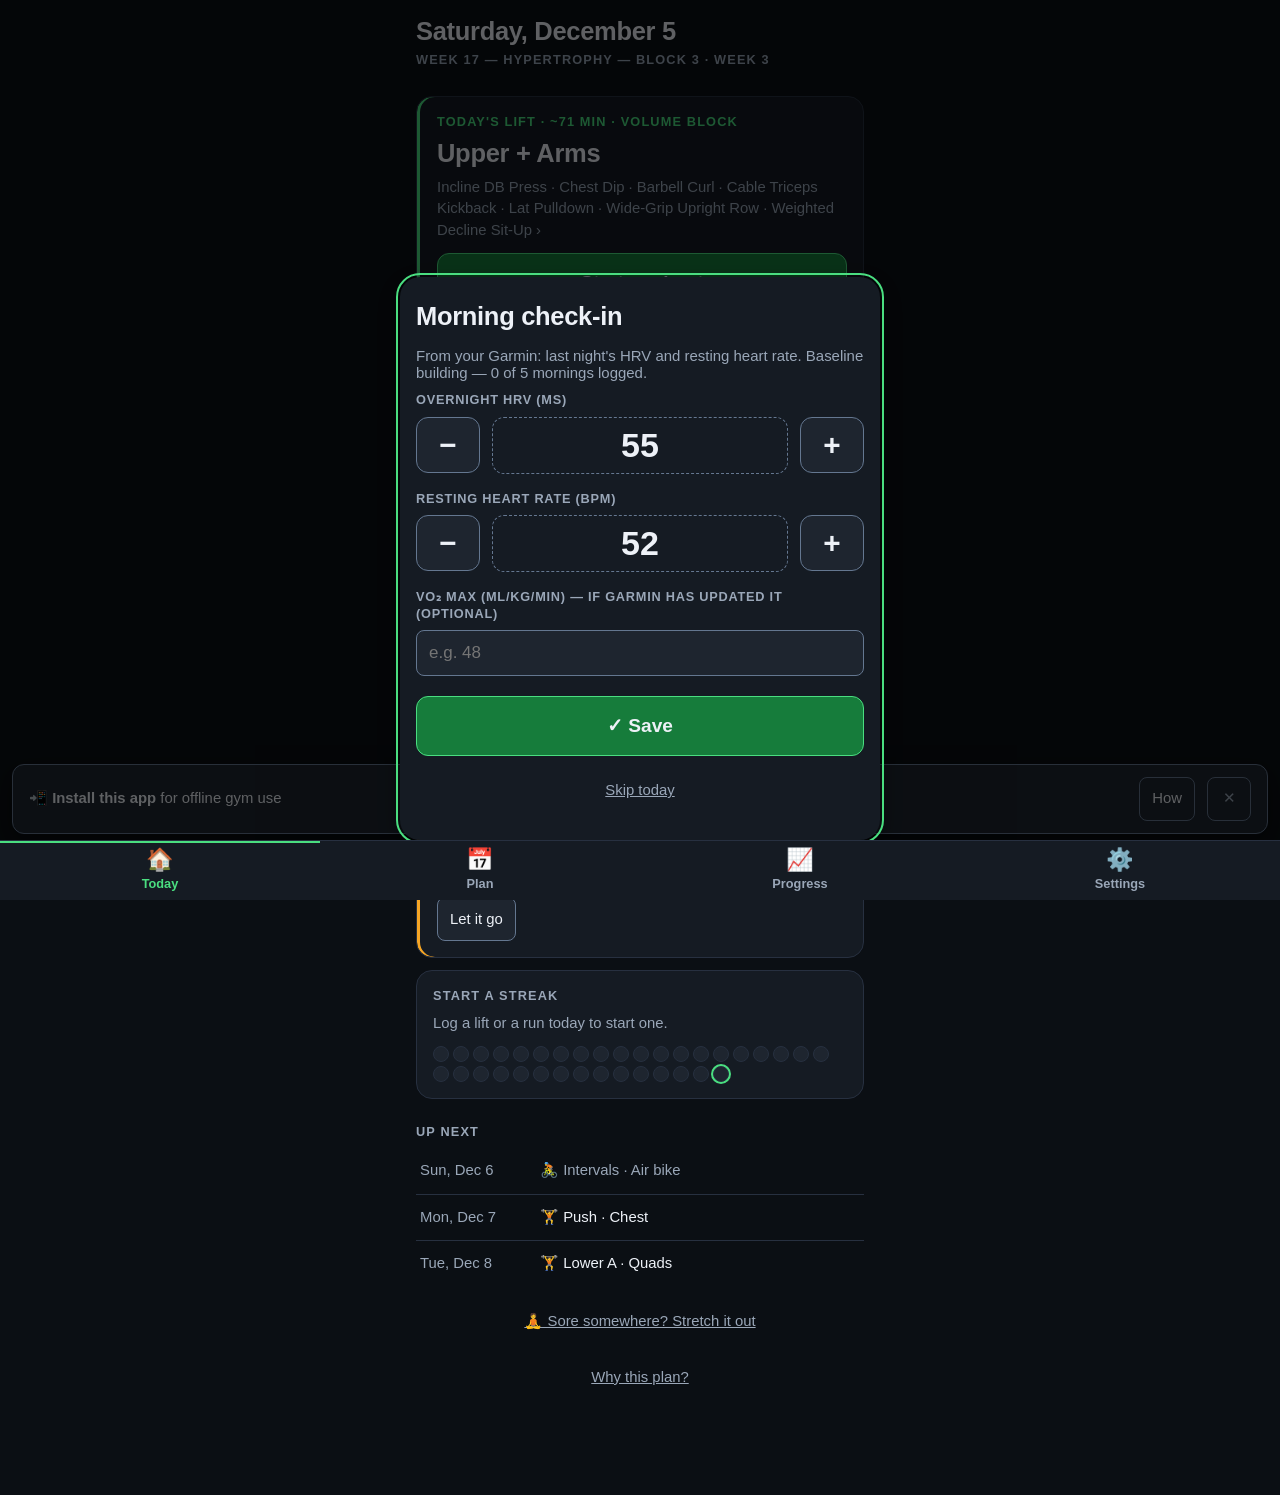
<file: index.html>
<!DOCTYPE html>
<html lang="en">
<head>
<meta charset="UTF-8">
<meta name="viewport" content="width=device-width, initial-scale=1, viewport-fit=cover">
<meta name="theme-color" content="#0d1117">
<meta name="apple-mobile-web-app-capable" content="yes">
<meta name="apple-mobile-web-app-status-bar-style" content="black-translucent">
<meta name="apple-mobile-web-app-title" content="RunStrong">
<title>RunStrong — Half-Marathon Strength</title>
<link rel="manifest" href="manifest.json">
<link rel="apple-touch-icon" href="icons/icon-192.png">
<link rel="icon" href="icons/icon-192.png">
<link rel="stylesheet" href="css/styles.css">
</head>
<body>
<div id="app"></div>
<div id="modal" class="modal" role="dialog" aria-modal="true" aria-label="Dialog" onclick="if(event.target===this)closeModal()"></div>
<div id="flash" class="flash" aria-hidden="true"><div>REST DONE — GO 💪</div></div>
<div id="live" class="sr-only" role="status" aria-live="polite"></div>
<script src="js/program.js"></script>
<script src="js/app.js"></script>
</body>
</html>
</file>
<file: css/styles.css>
/* RunStrong — dark, gym-friendly, thumb-first */
* { margin: 0; padding: 0; box-sizing: border-box; -webkit-tap-highlight-color: transparent; }
button, .slot, .setrow { touch-action: manipulation; }  /* stops double-tap zoom nudging the page mid-workout */
/* =====================================================================
   DESIGN SYSTEM (v72) — dark only, done properly
   =====================================================================
   Every value below is measured, not chosen by eye. Contrast was computed
   for all 18 text-on-surface pairs plus the fills: the worst normal-text
   ratio in the system is 5.40:1 (danger on surface-2) and the tightest fill
   is 4.65:1 (text on accent-fill), so everything clears WCAG AA with room.

   What this replaces: 33 distinct font sizes, 23 spacing values (17 of them
   off any grid), 9 hardcoded radii, and 31 border declarations written as
   raw hex. The old names are kept as ALIASES at the bottom of this block so
   the ~200 rules below keep rendering while screens are migrated one at a
   time — nothing has to change in the same commit as the tokens.
   ===================================================================== */
:root {
  /* ---- surfaces ---- */
  --bg: #0b0f14;            /* canvas */
  --surface: #151b23;       /* cards, sheets */
  --surface-2: #1e252f;     /* wells: inputs, steppers, unselected chips */

  /* ---- borders ----
     Two, because they have different jobs and only one of them is governed
     by WCAG 1.4.11. --border is a decorative hairline separating surfaces:
     low contrast is the calm look and is fine. --border-i marks an actual
     control boundary — an input, a stepper, an unselected chip — where the
     border IS the affordance, so it clears 3:1 on every surface it can sit
     on (3.37:1 at worst, on --surface-2). */
  --border: #273040;
  --border-i: #647790;

  /* ---- text ---- */
  --text: #edf1f7;          /* 15.27:1 on surface */
  --text-2: #9aa7b8;        /* 7.09:1 on surface — secondary, never decorative */

  /* ---- one accent, and the semantic states ----
     The old palette used five hues, three of them decoratively (gold = race,
     blue = run, orange = streak) so that four unrelated accents appeared on
     Home at once. Green is now the only accent. The rest are states and are
     spent sparingly; --info stays because lift-vs-run is real data, not
     decoration. */
  --accent: #4ade80;
  --accent-fill: #167c3b;   /* accent as a BACKGROUND for --text (4.65:1) */
  --accent-ink: #04140a;    /* text ON solid --accent (10.86:1) */
  --accent-wash: rgba(74,222,128,.10);
  --success: var(--accent);
  --warning: #f5a524;
  --warning-fill: #7a4a08;
  --danger: #f1707b;
  --danger-fill: #8a2733;
  --info: #7db2ff;

  /* ---- type: six steps, and nothing smaller than --t-micro ----
     Paired weights and line heights, because a size without them is half a
     token. --t-micro at 0.75rem is 12.75px at the default root — the floor,
     and the reason the tab bar is no longer 11px. */
  --t-hero: 2.75rem;   --lh-hero: 1;     --fw-hero: 800;
  --t-title: 1.5rem;   --lh-title: 1.2;  --fw-title: 700;
  --t-head: 1.125rem;  --lh-head: 1.35;  --fw-head: 700;
  --t-body: 1rem;      --lh-body: 1.5;   --fw-body: 400;
  --t-label: .875rem;  --lh-label: 1.45; --fw-label: 500;
  --t-micro: .75rem;   --lh-micro: 1.35; --fw-micro: 700;

  /* ---- spacing: 4px grid, no exceptions ---- */
  --s-1: 4px; --s-2: 8px; --s-3: 12px; --s-4: 16px;
  --s-5: 20px; --s-6: 24px; --s-8: 32px; --s-10: 40px;

  /* ---- radius ---- */
  --r-sm: 8px; --r-md: 12px; --r-lg: 16px; --r-full: 999px;

  /* ---- elevation ----
     Deliberately two steps and no more. Depth here comes from surface and
     border, not from shadow; --e-2 exists only for things that genuinely
     float over content (sheet, toast, update bar). */
  --e-1: 0 1px 2px rgba(0,0,0,.4);
  --e-2: 0 8px 24px rgba(0,0,0,.45);

  /* ---- the one hard rule ---- */
  --tap: 44px;

  /* The legacy aliases (--bg2, --dim, --acc, --radius and the rest) lived here
     through the rollout so a half-migrated stylesheet still rendered. Every
     screen has landed and nothing references them any more, so they are gone:
     an alias nobody uses is just a second name for a token, and two names is
     how the drift this release removed got started. */
}
/* 106.25% is 17px against a default 16px root — the same size the app has
   always rendered at, but expressed as a RATIO. The old `font-size: 17px`
   overrode the browser's default font size, which is precisely the value
   Dynamic Type and the browser's own text-size setting change: every rem in
   the app was anchored to a number the user could not move. */
html { font-size: 106.25%; }
/* Native controls — selects, date pickers, the iOS keyboard, scrollbars —
   were rendering in light chrome against a dark app because nothing ever
   told the UA which scheme this is. */
:root { color-scheme: dark; }
body {
  background: var(--bg); color: var(--text);
  font-family: -apple-system, BlinkMacSystemFont, 'Segoe UI', Roboto, sans-serif;
  min-height: 100vh; overscroll-behavior: none;
  padding-bottom: calc(76px + env(safe-area-inset-bottom));
  user-select: none; -webkit-user-select: none;
}
input, textarea { user-select: text; -webkit-user-select: text; }
main { padding: var(--s-4); max-width: 480px; margin: 0 auto; }
button { font: inherit; color: inherit; background: none; border: none; cursor: pointer; }

/* top */
.top { padding: calc(var(--s-4) + env(safe-area-inset-top)) var(--s-4) var(--s-3); max-width: 480px; margin: 0 auto; }
.top.slim { display: flex; align-items: center; gap: var(--s-3); padding-bottom: var(--s-2); }
/* ---- screen header (v72) ----
   The phase string was the loudest thing on Home: 700-weight accent green,
   wrapping to two lines, directly above the content it labels. It is the
   least actionable text on the screen, so it is now the quiet line and the
   date leads — which is what you are orienting by when you open the app. */
.top-date { font-size: var(--t-title); line-height: var(--lh-title); font-weight: var(--fw-title); color: var(--text); letter-spacing: -.012em; }
.phase { font-size: var(--t-micro); line-height: var(--lh-micro); font-weight: var(--fw-micro); color: var(--text-2); text-transform: uppercase; letter-spacing: .09em; margin-top: var(--s-1); }
.top.slim .phase { font-size: var(--t-head); line-height: var(--lh-head); text-transform: none; letter-spacing: -.01em; color: var(--text); margin-top: 0; }
/* mid-workout this is the ONLY way out of a session — it gets a real target */
.backbtn { font-size: 1.75rem; padding: var(--s-1) var(--s-3) var(--s-2); color: var(--text-2); min-width: 48px; min-height: var(--tap); text-align: left; }

.races { display: flex; gap: var(--s-2); margin-top: var(--s-3); }
.race { flex: 1; background: var(--surface); border-radius: var(--r-md); padding: var(--s-3); border: 1px solid var(--border); }
.race.arace { border-color: var(--border); }
.race-name { font-weight: var(--fw-head); font-size: var(--t-label); }
.race-tag { font-size: var(--t-micro); line-height: var(--lh-micro); color: var(--text-2); }
.race-count { font-size: var(--t-head); line-height: var(--lh-head); font-weight: var(--fw-head); color: var(--text); margin-top: var(--s-1); font-variant-numeric: tabular-nums; }
.race.arace .race-count { color: var(--text); }

/* ---- cards (v72) ----
   Three weights, and the distinction is structural rather than chromatic. It
   used to be carried entirely by border hue — gold for a race, blue for a run,
   orange for a streak — which is how four unrelated accents ended up on Home
   at once and why nothing on that screen read as more important than anything
   else. Now: .card is quiet, .card--lead is the one thing that matters on the
   screen, and a state colour appears only when there is a state. */
.card { background: var(--surface); border-radius: var(--r-lg); padding: var(--s-4); margin-bottom: var(--s-3); border: 1px solid var(--border); }
/* The dominant card. One per screen — the accent bar down the leading edge is
   the whole signal, so a second one halves its value. */
.card--lead { background: var(--surface); border-color: var(--border); box-shadow: inset 3px 0 0 var(--accent); padding-left: calc(var(--s-4) + var(--s-1)); }
.card--quiet { background: transparent; border-color: transparent; padding: var(--s-2) 0; margin-bottom: var(--s-2); }
.card.action { border-color: var(--border); }
.card.run { border-color: var(--border); }
.card.gold { border-color: var(--border); }
.card-kicker { font-size: var(--t-micro); line-height: var(--lh-micro); text-transform: uppercase; letter-spacing: .09em; color: var(--text-2); font-weight: var(--fw-micro); margin-bottom: var(--s-2); }
.card--lead .card-kicker { color: var(--accent); }
.card.run .card-kicker { color: var(--text-2); }
.card.gold .card-kicker { color: var(--text-2); }
.card-title { font-size: var(--t-title); line-height: var(--lh-title); font-weight: var(--fw-title); letter-spacing: -.012em; }
.card-sub { color: var(--text-2); margin-top: var(--s-2); font-size: var(--t-label); line-height: var(--lh-label); }
.dim { color: var(--text-2); }
.pr { padding: 4px 0; font-weight: 600; }

/* buttons */
/* ---- buttons (v72) ----
   Three sizes on the grid, one fill per intent, and every one clears --tap
   without needing the padding to do it by accident. */
.btn { display: block; width: 100%; min-height: var(--tap); background: var(--surface-2); border: 1px solid var(--border-i); border-radius: var(--r-md); padding: var(--s-3) var(--s-4); font-weight: var(--fw-title); font-size: var(--t-body); line-height: var(--lh-body); margin-top: var(--s-3); text-align: center; }
.btn.primary { background: var(--accent-fill); border-color: var(--accent); color: var(--text); }
.btn.warn { background: var(--warning-fill); border-color: var(--warning); }
.btn.danger { background: var(--danger-fill); border-color: var(--danger); }
.btn.big { min-height: 52px; padding: var(--s-4); font-size: var(--t-head); line-height: var(--lh-head); }
.btn.small { min-height: var(--tap); padding: var(--s-2) var(--s-3); font-size: var(--t-label); }
.btn:disabled { opacity: .4; }
.btn:active:not(:disabled) { filter: brightness(1.18); }
/* Touch targets: 44px minimum everywhere, because half of these get tapped
   mid-workout with sweaty hands and the phone on the floor. linkbtn and mini
   look secondary but are still real buttons — they get the height too. */
.linkbtn { display: block; margin: var(--s-3) auto var(--s-1); color: var(--text-2); text-decoration: underline; font-size: var(--t-label); padding: var(--s-3) var(--s-4); min-height: var(--tap); }
.mini { display: inline-flex; align-items: center; justify-content: center; background: var(--surface-2); border: 1px solid var(--border-i); border-radius: var(--r-sm); padding: var(--s-2) var(--s-3); font-size: var(--t-label); font-weight: var(--fw-label); min-height: var(--tap); min-width: var(--tap); }
.mini.swap { color: var(--accent); margin-top: var(--s-2); }

/* small print — used throughout for secondary lines under a control. It was
   .82rem (13.94px), a step that exists nowhere in the scale and sat below the
   12.75px floor once rounded on some devices. */
.small { font-size: var(--t-label); line-height: var(--lh-label); }

/* up next */
.section-label { font-size: var(--t-micro); line-height: var(--lh-micro); text-transform: uppercase; letter-spacing: .09em; color: var(--text-2); font-weight: var(--fw-micro); margin: var(--s-6) 0 var(--s-2); }
.upnext-row { display: flex; gap: var(--s-3); padding: var(--s-3) var(--s-1); border-bottom: 1px solid var(--border); font-size: var(--t-label); line-height: var(--lh-label); }
.upnext-row:last-child { border-bottom: none; }
.upnext-date { color: var(--text-2); min-width: 108px; }
.upnext-title.run, .upnext-title.cardio { color: var(--text-2); }

/* segmented control (Progress tab: Log | Insights) */
.seg { display: flex; gap: var(--s-1); background: var(--surface); border: 1px solid var(--border); border-radius: var(--r-md); padding: var(--s-1); margin-bottom: var(--s-1); }
.seg-btn { flex: 1; min-height: var(--tap); border-radius: var(--r-sm); font-size: var(--t-label); font-weight: var(--fw-head); color: var(--text-2); }
.seg-btn.sel { background: var(--surface-2); color: var(--accent); box-shadow: inset 0 0 0 1px var(--accent-fill); }

/* keyboard focus — invisible to touch users, essential for anyone on a keyboard */
:focus-visible { outline: 2px solid var(--accent); outline-offset: 2px; }
/* off-screen live region: announces rest-done etc. without showing anything */
.sr-only { position: absolute; width: 1px; height: 1px; padding: 0; margin: -1px; overflow: hidden; clip: rect(0 0 0 0); white-space: nowrap; border: 0; }

/* tab bar */
/* ---- tab bar (v72) ----
   The backdrop-filter blur is gone: it is the glassmorphism the brief rules
   out, it cost a compositor layer on every scroll, and a solid surface is
   simply easier to read. Labels were 11.22px — the smallest type in the app
   on its most-tapped control — and are now --t-micro (12.75px). */
.tabbar { position: fixed; bottom: 0; left: 0; right: 0; display: flex; background: var(--surface); border-top: 1px solid var(--border); padding-bottom: env(safe-area-inset-bottom); z-index: 20; }
.tabbar button { flex: 1; min-height: 56px; padding: var(--s-2) 0; font-size: var(--t-micro); line-height: var(--lh-micro); font-weight: var(--fw-micro); color: var(--text-2); display: flex; flex-direction: column; gap: var(--s-1); align-items: center; justify-content: center; }
.tabbar button span { font-size: 1.3rem; line-height: 1; }
/* active tab was colour-only; the inset rule carries it without relying on hue */
.tabbar button.active { color: var(--accent); box-shadow: inset 0 2px 0 var(--accent); }

/* session */
.prog-wrap { flex: 1; }
.prog { height: 6px; background: var(--surface-2); border-radius: var(--r-full); overflow: hidden; }
.prog-fill { height: 100%; background: var(--accent); transition: width .3s; }
.prog-txt { font-size: var(--t-micro); line-height: var(--lh-micro); color: var(--text-2); margin-top: var(--s-1); font-variant-numeric: tabular-nums; }
.ex-head h1 { font-size: var(--t-title); line-height: var(--lh-title); font-weight: var(--fw-title); margin: var(--s-1) 0; letter-spacing: -.012em; }
.perside { font-size: var(--t-label); color: var(--text-2); font-weight: var(--fw-label); }
.ex-count { font-size: var(--t-micro); line-height: var(--lh-micro); text-transform: uppercase; letter-spacing: .09em; color: var(--text-2); font-weight: var(--fw-micro); }
.ex-rx { font-size: var(--t-label); font-weight: var(--fw-label); color: var(--text-2); }   /* sets + rest only — the hero owns load, reps and RPE */
/* ---- the working set (v72) ----
   One number, readable from the floor. It was --gold, which since v72 is the
   WARNING colour — the same hue as .ex-warn two lines below it, so the most
   important number on the screen and the thing telling you to back off were
   saying it in the same voice. Plain --text at --t-hero is both the highest
   contrast available (15.27:1) and semantically silent, which is what a
   number should be. Direction is carried by the chip, where it belongs. */
.ex-hero { display: flex; align-items: baseline; gap: var(--s-3); margin-top: var(--s-3); flex-wrap: wrap; }
.hero-num { font-size: var(--t-hero); line-height: var(--lh-hero); font-weight: var(--fw-hero); color: var(--text); font-variant-numeric: tabular-nums; letter-spacing: -.02em; }
.hero-num.none { color: var(--text-2); }
.hero-suffix { font-size: var(--t-body); color: var(--text-2); font-weight: var(--fw-label); }
.hero-chip { margin-left: auto; font-size: var(--t-micro); line-height: var(--lh-micro); font-weight: var(--fw-micro); border-radius: var(--r-full); padding: var(--s-1) var(--s-3); white-space: nowrap; }
.hero-chip.up { color: var(--accent); background: var(--accent-wash); border: 1px solid var(--accent-fill); }
.hero-chip.down { color: var(--warning); background: rgba(245,165,36,.12); border: 1px solid var(--warning); }
.hero-chip.same { color: var(--text-2); background: var(--surface-2); border: 1px solid var(--border); }
.ex-reason { font-size: var(--t-label); line-height: var(--lh-label); color: var(--text-2); margin-top: var(--s-2); }

/* warm-up ramp: rungs, not a sentence. Tapping one is optional. */
.ex-ramp { margin-top: var(--s-4); }
.ramp-kicker { font-size: var(--t-micro); line-height: var(--lh-micro); text-transform: uppercase; letter-spacing: .09em; color: var(--text-2); font-weight: var(--fw-micro); margin-bottom: var(--s-2); }
.ramp-pills { display: flex; gap: var(--s-2); flex-wrap: wrap; }
.ramp-pill { min-height: var(--tap); padding: var(--s-3) var(--s-4); border-radius: var(--r-full); border: 1px solid var(--border-i); background: var(--surface-2); color: var(--text); font-size: var(--t-body); font-weight: var(--fw-title); font-variant-numeric: tabular-nums; }
/* was --dim on the done wash at 4.23:1 — under AA, and this is a 16px label */
.ramp-pill.done { color: var(--text); opacity: .6; text-decoration: line-through; background: var(--accent-wash); border-color: var(--accent-fill); }
.ramp-note { font-size: var(--t-label); line-height: var(--lh-label); color: var(--text-2); margin-top: var(--s-2); }
.ex-warn { font-size: var(--t-label); line-height: var(--lh-label); margin-top: var(--s-2); color: var(--warning); }
/* reference block, below the action panel — see the comment in vSession */
.ex-ref { margin-top: var(--s-4); padding-top: var(--s-4); border-top: 1px solid var(--border); }
.ex-last { margin-top: var(--s-3); font-size: var(--t-label); line-height: var(--lh-label); color: var(--text); }
.ex-cue { margin-top: var(--s-2); font-size: var(--t-label); line-height: var(--lh-label); color: var(--text-2); font-style: italic; }

/* readiness guidance */
.guide { border-radius: var(--r-md); padding: var(--s-3) var(--s-4); margin-top: var(--s-3); font-size: var(--t-label); line-height: var(--lh-body); font-weight: var(--fw-label); }
.guide.green { background: var(--accent-wash); border: 1px solid var(--accent); }
.guide.amber { background: rgba(245,165,36,.12); border: 1px solid var(--warning); }
.guide.red { background: rgba(241,112,123,.12); border: 1px solid var(--danger); }
/* was --dim on the green guidance wash: 4.47:1, just under AA at 13.6px.
   --text at 60% opacity over the same wash measures 8.9:1. */
.guide-why { font-weight: var(--fw-body); font-size: var(--t-label); line-height: var(--lh-label); color: var(--text); opacity: .75; margin-top: var(--s-2); }
/* stretch flow */
/* The stretch countdown is the one number bigger than --t-hero: it is read
   from the floor, mid-hold, usually upside down. It gets its own size rather
   than a scale step, and says so. */
.stretch-count { font-size: 4.25rem; line-height: var(--lh-hero); font-weight: var(--fw-hero); color: var(--accent); font-variant-numeric: tabular-nums; margin: var(--s-5) 0 var(--s-2); }
.stretch-count.ready { color: var(--warning); }   /* setup countdown reads differently from a live hold */
.st-kicker { font-size: var(--t-micro); line-height: var(--lh-micro); font-weight: var(--fw-micro); letter-spacing: .12em; text-transform: uppercase; color: var(--accent); }
.st-kicker.ready { color: var(--warning); }
/* pill label (stretch side indicator) */
.badge { display: inline-block; font-size: var(--t-label); font-weight: var(--fw-head); background: var(--surface-2); border: 1px solid var(--border-i); border-radius: var(--r-full); padding: var(--s-1) var(--s-3); color: var(--text); }
.badge.mid { color: var(--accent); border-color: var(--accent-fill); }
.stretch-instr { font-size: var(--t-head); line-height: 1.65; color: var(--text); max-width: 340px; margin: 0 auto; }
/* weekly summary */
.wksum-row { font-size: var(--t-body); background: var(--surface-2); border-radius: var(--r-md); padding: var(--s-3) var(--s-4); margin-bottom: var(--s-2); }
.wksum-block, .wksum-sec { margin-top: var(--s-4); }
.wksum-h { font-size: var(--t-micro); line-height: var(--lh-micro); text-transform: uppercase; letter-spacing: .09em; color: var(--text-2); font-weight: var(--fw-micro); margin-bottom: var(--s-2); }
.wksum-li { font-size: var(--t-label); line-height: var(--lh-label); padding: var(--s-1) 0; }

.ex-why { display: block; width: 100%; text-align: left; margin-top: var(--s-2); border: 1px solid var(--border); border-radius: var(--r-md); padding: var(--s-3) var(--s-4); min-height: var(--tap); cursor: pointer; touch-action: manipulation; }
.ex-why-t { font-size: var(--t-label); font-weight: var(--fw-head); color: var(--text-2); }
.ex-why.open { border-color: var(--border-i); }
.ex-why.open .ex-why-t { color: var(--text); }
.ex-why-body { margin-top: var(--s-2); font-size: var(--t-label); line-height: var(--lh-body); color: var(--text); }

.sets { margin: var(--s-4) 0 var(--s-1); }
.setrow { display: flex; align-items: center; gap: var(--s-3); min-height: var(--tap); padding: var(--s-2) var(--s-3); background: var(--surface); border: 1px solid transparent; border-radius: var(--r-md); margin-bottom: var(--s-2); font-size: var(--t-body); font-variant-numeric: tabular-nums; }
.setrow.done { border-color: var(--accent-fill); }
.setrow.pending { opacity: .55; }
.setrow .setnum { font-weight: var(--fw-hero); color: var(--accent); min-width: 20px; }
.setrow .mini { margin-left: auto; }
.setnote { margin-left: var(--s-1); }
.allset { text-align: center; padding: var(--s-5); color: var(--accent); font-weight: var(--fw-title); font-size: var(--t-head); }

.curset { background: var(--surface); border: 1px solid var(--border); box-shadow: inset 3px 0 0 var(--accent); border-radius: var(--r-lg); padding: var(--s-4) var(--s-4) var(--s-4) calc(var(--s-4) + var(--s-1)); margin-top: var(--s-3); }
.curset-head { font-weight: var(--fw-micro); font-size: var(--t-micro); line-height: var(--lh-micro); text-transform: uppercase; letter-spacing: .09em; margin-bottom: var(--s-3); color: var(--accent); }
.stepper { margin-bottom: var(--s-4); }
.stepper-lbl { font-size: var(--t-micro); line-height: var(--lh-micro); color: var(--text-2); font-weight: var(--fw-micro); text-transform: uppercase; letter-spacing: .06em; margin-bottom: var(--s-2); }
.stepper-row { display: flex; align-items: center; gap: var(--s-3); }
.stepbtn { width: 64px; height: 56px; background: var(--surface-2); border: 1px solid var(--border-i); border-radius: var(--r-md); font-size: 1.75rem; font-weight: var(--fw-title); flex-shrink: 0; }
.stepbtn:active { background: var(--accent-fill); border-color: var(--accent); }
/* the number is tappable (tap-to-type) — it has to LOOK like a field, or the
   only discoverable way to reach 40 kg from 0 is 40 taps on the + button */
.stepval { flex: 1; text-align: center; font-size: 2rem; font-weight: var(--fw-hero); font-variant-numeric: tabular-nums; border: 1px dashed var(--border-i); border-radius: var(--r-md); padding: var(--s-2) var(--s-1);
  /* it's a tap target now, so it matches the stepper buttons' height */
  min-height: 56px; display: flex; align-items: center; justify-content: center; }
.stepval.unset { font-size: var(--t-body); font-weight: var(--fw-title); color: var(--accent); border-color: var(--accent-fill); }
.rpes { display: flex; gap: var(--s-1); flex-wrap: wrap; }
.rpe { flex: 1; min-width: 46px; min-height: var(--tap); padding: var(--s-3) 0; background: var(--surface-2); border: 1px solid var(--border-i); border-radius: var(--r-md); font-weight: var(--fw-title); font-size: var(--t-body); font-variant-numeric: tabular-nums; }
.rpe.sel { background: var(--accent-fill); border-color: var(--accent); }
/* "you forgot the RPE" nudge — replaces a blocking alert() mid-set */
.rpes.nudge .rpe { border-color: var(--warning); animation: nudge .5s 2; }
@keyframes nudge { 50% { background: rgba(245,165,36,.22); } }
/* Inputs carry --border-i, not --border: on a field the border IS the
   affordance, so it is the one boundary WCAG 1.4.11 actually governs. */
.notefield { width: 100%; min-height: var(--tap); background: var(--surface-2); border: 1px solid var(--border-i); border-radius: var(--r-sm); padding: var(--s-3); color: var(--text); font-size: var(--t-body); margin-bottom: var(--s-1); }
.notefield:focus { border-color: var(--accent); outline: none; box-shadow: 0 0 0 3px var(--accent-wash); }
/* Short screens (iPhone SE and friends): tighten the working panel so the Log
   button clears the fold. Touch targets stay at or above 44px — the padding
   goes, the hit areas don't. */
@media (max-height: 700px) {
  .curset { padding: var(--s-3) var(--s-3) var(--s-3) var(--s-4); }
  .curset-head { margin-bottom: var(--s-1); }
  .stepper { margin-bottom: var(--s-1); }
  .stepbtn { height: 48px; width: 56px; font-size: 1.5rem; }
  .stepval { min-height: 48px; font-size: 1.7rem; }
  .rpe { min-height: var(--tap); padding: var(--s-2) 0; }
  .ex-hero { margin-top: var(--s-2); }
  .hero-num { font-size: 2.1rem; }
  .ex-head h1 { font-size: var(--t-head); margin: 0 0 var(--s-1); }
  /* v72: the reference lines above the panel are what push Log below the
     fold on a 568px screen — they are the cheapest thing in the layout to
     shrink, because nothing here is a tap target. Measured on a 320x568
     viewport: Log sat at 676px, now 596px. It was 664px before this screen
     was migrated, so the short-screen case is better than it started. */
  .ex-rx, .ex-reason, .ex-cue { font-size: var(--t-micro); line-height: var(--lh-micro); margin-top: var(--s-1); }
  /* The plate breakdown is hidden on short screens (v72, on request) — it was
     the last ~20px keeping the Log button below the fold. It is reference, not
     instruction: the bar loading is the same whether or not the app spells it
     out, and it is still there on any screen tall enough to show it. */
  .plates { display: none; }
  .ex-ramp { margin-top: var(--s-2); }
  .ramp-pill { min-height: var(--tap); padding: var(--s-2) var(--s-3); }
  .stepper-lbl { margin-bottom: var(--s-1); }
  .curset { margin-top: var(--s-2); }
  .sets { margin: var(--s-2) 0 var(--s-1); }
}
.ex-nav { display: flex; gap: var(--s-3); }
.ex-nav .btn { margin-top: var(--s-4); }

/* strava */
/* .svbadge (Strava orange / Garmin blue source tags) removed with the run sync in v63 — nothing renders a source badge now that every run is manually logged. */

/* hold timer + next-exercise hand-off */
.holdbtn { margin: var(--s-1) 0 var(--s-3); border-color: var(--accent); }
.holdval { text-align: center; font-size: var(--t-hero); line-height: var(--lh-hero); font-weight: var(--fw-hero); color: var(--accent); font-variant-numeric: tabular-nums; min-height: 0; }
.holdval:empty { display: none; }
.nextex { text-align: center; }
.nextex-done { color: var(--accent); font-weight: var(--fw-title); margin-bottom: var(--s-4); }
.nextex-kicker { font-size: var(--t-micro); line-height: var(--lh-micro); letter-spacing: .12em; color: var(--text-2); font-weight: var(--fw-micro); text-transform: uppercase; }
.nextex-name { font-size: var(--t-title); line-height: var(--lh-title); font-weight: var(--fw-title); margin: var(--s-2) 0; }
.nextex-rx { font-size: var(--t-head); line-height: var(--lh-head); color: var(--text-2); font-weight: var(--fw-label); }
.nextex-rx b { color: var(--text); font-variant-numeric: tabular-nums; }

/* rest bar */
.restbar { position: fixed; left: 0; right: 0; bottom: 0; background: var(--surface-2); border-top: 2px solid var(--accent); padding: 0 0 env(safe-area-inset-bottom); transform: translateY(110%); transition: transform .25s; z-index: 30; box-shadow: var(--e-2); }
.restbar.show { transform: translateY(0); }
.restbar-fill { position: absolute; top: 0; left: 0; height: 100%; background: var(--accent-wash); transition: width .25s linear; }
.restbar-txt { position: relative; display: flex; align-items: center; gap: var(--s-3); padding: var(--s-3) var(--s-4); justify-content: space-between; min-height: var(--tap); }
/* the tap-to-add-30s target is its own button, as a sibling of Skip rather
   than a parent — a button can't legally contain another button */
.restbar-tap { display: flex; align-items: center; gap: var(--s-3); flex: 1; min-width: 0; min-height: var(--tap); }
/* skip is an explicit button now — the bar surface adds time instead, so a
   stray thumb near the bottom edge extends rest rather than cancelling it */
.restskip { flex-shrink: 0; }
.restbar-txt b { font-size: var(--t-title); line-height: var(--lh-title); font-variant-numeric: tabular-nums; color: var(--accent); }
.restbar-txt .dim { font-size: var(--t-micro); line-height: var(--lh-micro); }

/* flash */
.flash { position: fixed; inset: 0; background: var(--accent); color: var(--accent-ink); display: flex; align-items: center; justify-content: center; font-size: var(--t-title); font-weight: var(--fw-hero); z-index: 100; opacity: 0; pointer-events: none; transition: opacity .15s; }
.flash.on { opacity: 1; animation: pulse .45s 3; }
@keyframes pulse { 50% { opacity: .55; } }

/* modal */
.modal { position: fixed; inset: 0; background: rgba(0,0,0,.6); display: none; z-index: 50; align-items: flex-end; }
.modal.open { display: flex; }
.sheet { background: var(--surface); border-radius: var(--r-lg) var(--r-lg) 0 0; padding: var(--s-6) var(--s-4) calc(var(--s-6) + env(safe-area-inset-bottom)); width: 100%; max-width: 480px; margin: 0 auto; max-height: 85vh; overflow-y: auto; box-shadow: var(--e-2); }
.sheet h2 { font-size: var(--t-title); line-height: var(--lh-title); font-weight: var(--fw-title); margin-bottom: var(--s-4); letter-spacing: -.012em; }
.ready-q { margin-bottom: var(--s-5); font-weight: var(--fw-head); font-size: var(--t-label); }
.scale { display: flex; gap: var(--s-2); margin-top: var(--s-2); }
.scale button { flex: 1; min-height: var(--tap); padding: var(--s-4) 0; background: var(--surface-2); border: 1px solid var(--border-i); border-radius: var(--r-md); font-weight: var(--fw-title); font-size: var(--t-head); font-variant-numeric: tabular-nums; }
.scale button.sel { background: var(--accent-fill); border-color: var(--accent); }
.scale-lbl { display: flex; justify-content: space-between; gap: var(--s-3); font-size: var(--t-micro); line-height: var(--lh-micro); color: var(--text-2); margin-top: var(--s-2); font-weight: var(--fw-body); }
.notice { background: var(--warning-fill); border: 1px solid var(--warning); border-radius: var(--r-md); padding: var(--s-3) var(--s-4); margin-top: var(--s-3); font-size: var(--t-label); line-height: var(--lh-label); }
.swapopt { margin-top: var(--s-3); }
.why { line-height: var(--lh-body); font-size: var(--t-body); }
.steps { padding-left: var(--s-6); line-height: 1.9; }
.kbd { background: var(--surface-2); border-radius: var(--r-sm); padding: 0 var(--s-2); }

/* schedule */
.wk { background: var(--surface); border-radius: var(--r-lg); border: 1px solid var(--border); margin-bottom: var(--s-3); overflow: hidden; }
/* the current week is marked by a bar, not by a coloured outline — the same
   lead treatment Today and the working panel use, so "you are here" reads the
   same way on every screen */
.wk.cur { border-color: var(--border); box-shadow: inset 3px 0 0 var(--accent); }
.wk-head { display: flex; justify-content: space-between; align-items: center; gap: var(--s-3); padding: var(--s-3) var(--s-4); background: var(--surface-2); font-size: var(--t-label); line-height: var(--lh-label); }
.wk-head b { font-size: var(--t-body); font-weight: var(--fw-head); }
.wk-head span { color: var(--text-2); text-align: right; }
.wk.cur .wk-head b { color: var(--accent); }
.wk-day { display: flex; align-items: center; gap: var(--s-3); min-height: var(--tap); padding: var(--s-2) var(--s-4); border-top: 1px solid var(--border); font-size: var(--t-label); line-height: var(--lh-label); }
.wk-day.today { background: var(--accent-wash); }
/* Run titles were --info, which made every run row the loudest thing on a
   screen of mostly lifts. The row already carries a distinct icon, so the
   colour was redundant encoding doing damage: titles are plain text now and
   the icon does the work. */
.wk-day.run .wk-title, .wk-day.cardio .wk-title { color: var(--text); }
.wk-day.race .wk-title { color: var(--text); font-weight: var(--fw-head); }
.wk-date { color: var(--text-2); min-width: 96px; font-size: var(--t-micro); line-height: var(--lh-micro); }
.wk-day .mini { margin-left: auto; }
.done-tick { color: var(--accent); }
/* Progress page: one headline per section, details tucked away */
.headline { font-size: var(--t-title); line-height: var(--lh-title); font-weight: var(--fw-title); letter-spacing: -.012em; margin: var(--s-1) 0 var(--s-2); font-variant-numeric: tabular-nums; }
.headline-sub { font-size: var(--t-label); line-height: var(--lh-label); font-weight: var(--fw-label); color: var(--text-2); letter-spacing: 0; }
/* An empty section is a state, not an absence — it gets the same card the
   filled version would occupy, so the page does not visibly collapse and
   reflow as data arrives. */
.sec-empty { background: var(--surface); border: 1px dashed var(--border-i); border-radius: var(--r-lg); padding: var(--s-4); margin-bottom: var(--s-3); color: var(--text-2); font-size: var(--t-label); line-height: var(--lh-label); }
details.disc { margin: var(--s-2) 0 0; border-top: 1px solid var(--border); }
/* These were accent green and bold, so on Progress the loudest thing in each
   section was the link to a sub-list rather than the number the section is
   about. They are navigation: quiet by default, --text when open. */
details.disc > summary { list-style: none; cursor: pointer; color: var(--text-2); font-size: var(--t-label); font-weight: var(--fw-label); padding: var(--s-3) 0 var(--s-2); min-height: var(--tap); display: flex; align-items: center; gap: var(--s-2); }
details.disc > summary::-webkit-details-marker { display: none; }
details.disc[open] > summary { color: var(--text); }
.tag-moved { font-size: var(--t-micro); line-height: var(--lh-micro); font-weight: var(--fw-micro); letter-spacing: .06em; text-transform: uppercase; color: var(--text-2); border: 1px solid var(--border-i); border-radius: var(--r-sm); padding: 0 var(--s-1); margin-left: var(--s-2); vertical-align: middle; }
/* was forced to 30px, under the 44px floor, to fit the week header. The header
   grew instead — a control you can see but not reliably hit is worse than a
   slightly taller row. */
.wk-head .mini { min-height: var(--tap); padding: var(--s-2) var(--s-3); margin-left: var(--s-2); }

/* summary */
.statgrid { display: flex; gap: var(--s-2); margin-bottom: var(--s-4); }
.stat { flex: 1; background: var(--surface); border-radius: var(--r-lg); padding: var(--s-4) var(--s-2); text-align: center; border: 1px solid var(--border); }
.stat-v { font-size: var(--t-title); line-height: var(--lh-title); font-weight: var(--fw-title); color: var(--text); font-variant-numeric: tabular-nums; }
.stat-l { font-size: var(--t-micro); line-height: var(--lh-micro); color: var(--text-2); margin-top: var(--s-1); text-transform: uppercase; letter-spacing: .06em; font-weight: var(--fw-micro); }
.sumrow { background: var(--surface); border: 1px solid var(--border); border-radius: var(--r-md); padding: var(--s-3) var(--s-4); margin-bottom: var(--s-2); font-size: var(--t-label); line-height: var(--lh-label); }
.sumrow b { display: block; margin-bottom: var(--s-1); font-size: var(--t-body); font-weight: var(--fw-head); }
.sumrow span { color: var(--text-2); }
.notesum { margin-top: var(--s-2); font-size: var(--t-label); line-height: var(--lh-label); color: var(--text-2); }

/* history */
/* ---- charts (v72) ----
   The value labels were 10.54px and the axis labels 9-10px set in FIXED px,
   so they ignored every scale in the system and could not be zoomed. Both now
   sit on --t-micro, the same floor as everything else, and the chart is
   taller to pay for it. */
.volchart { display: flex; gap: var(--s-2); align-items: flex-end; height: 148px; background: var(--surface); border-radius: var(--r-lg); padding: var(--s-4) var(--s-3) var(--s-2); border: 1px solid var(--border); }
.volcol { flex: 1; display: flex; flex-direction: column; justify-content: flex-end; align-items: center; height: 100%; gap: var(--s-1); }
/* --accent, not --accent-fill. The fill token is a BACKGROUND for text and is
   dark by design (4.65:1 under --text); as a bar against --surface it came out
   at 1.9:1 and read as grey. A bar is the data, so it gets the accent itself. */
/* ---- .volbar is TWO components (found v72) ----
   The weekly chart draws vertical bars (.volchart .volcol > .volbar, where
   height is the value) and the per-muscle breakdown draws horizontal meters
   (.sumrow > .volbar with an inner <i> as the fill). Both were called
   .volbar, and the meter rule is declared later in this file, so it won on
   source order: the CHART bars have been rendering in the meter track grey
   rather than the accent for as long as both have existed. Nobody would
   notice from the code, because each rule reads correctly on its own.
   The markup is untouched — each rule is scoped to the context it belongs
   in, so neither can reach the other again. */
.volchart .volbar { width: 100%; background: var(--accent); border-radius: var(--r-sm) var(--r-sm) 0 0; min-height: 3px; height: auto; margin-top: 0; }
.volchart .volbar.runbar { background: var(--info); }
.voln { font-size: var(--t-micro); line-height: var(--lh-micro); color: var(--text); font-variant-numeric: tabular-nums; }
.voll { font-size: var(--t-micro); line-height: var(--lh-micro); color: var(--text-2); font-weight: var(--fw-micro); }
.exlist-row { display: flex; width: 100%; min-height: var(--tap); text-align: left; gap: var(--s-3); align-items: center; background: var(--surface); border: 1px solid var(--border); border-radius: var(--r-md); padding: var(--s-3) var(--s-4); margin-bottom: var(--s-2); font-weight: var(--fw-label); font-size: var(--t-body); }
.exlist-row .dim { margin-left: auto; font-weight: var(--fw-body); font-size: var(--t-label); }
.chartwrap { background: var(--surface); border-radius: var(--r-lg); border: 1px solid var(--border); padding: var(--s-3); margin-bottom: var(--s-3); }
.chartwrap svg { width: 100%; height: auto; }
.ln1 { fill: none; stroke: var(--accent); stroke-width: 2.5; }
.ln2 { fill: none; stroke: var(--text-2); stroke-width: 2; stroke-dasharray: 4 3; }
.dt1 { fill: var(--accent); } .dt2 { fill: var(--text-2); }
/* em, not px: these are inside an SVG that scales with its container, so a
   fixed px label shrank relative to the chart it annotates and ignored the
   type scale entirely. */
.ch-lbl { fill: var(--text); font-size: .75em; font-variant-numeric: tabular-nums; }
/* .7em put the pace-chart axis at 11.9px, under the floor. Both chart text
   styles now sit at the floor and are told apart by colour, not by size. */
.ch-ax { fill: var(--text-2); font-size: .75em; }

/* settings */
.set-row { display: flex; align-items: center; justify-content: space-between; gap: var(--s-3); min-height: var(--tap); background: var(--surface); border: 1px solid var(--border); border-radius: var(--r-md); padding: var(--s-3) var(--s-4); margin-bottom: var(--s-2); font-weight: var(--fw-label); font-size: var(--t-label); }
.set-row select, .set-row input { background: var(--surface-2); color: var(--text); border: 1px solid var(--border-i); border-radius: var(--r-sm); padding: var(--s-3); font-size: var(--t-label); min-height: var(--tap); }
.set-row select:focus, .set-row input:focus { border-color: var(--accent); outline: none; box-shadow: 0 0 0 3px var(--accent-wash); }
.toggle { min-width: 68px; min-height: var(--tap); background: var(--surface-2); border: 1px solid var(--border-i); border-radius: var(--r-full); padding: var(--s-2) var(--s-4); font-weight: var(--fw-micro); font-size: var(--t-micro); text-transform: uppercase; letter-spacing: .06em; color: var(--text-2); }
.toggle.on { background: var(--accent-fill); border-color: var(--accent); color: var(--text); }

/* new-feature bits */
.updatebar { position: fixed; top: calc(var(--s-2) + env(safe-area-inset-top)); left: var(--s-3); right: var(--s-3); min-height: var(--tap); background: var(--accent-fill); border: 1px solid var(--accent); border-radius: var(--r-md); padding: var(--s-3) var(--s-4); text-align: center; font-weight: var(--fw-title); font-size: var(--t-label); z-index: 60; cursor: pointer; box-shadow: var(--e-2); }
.card.deload { border-color: var(--border); box-shadow: inset 3px 0 0 var(--warning); padding-left: calc(var(--s-4) + var(--s-1)); }
.card.deload .card-kicker { color: var(--warning); }
.card.backup { border-color: var(--border); }
.run-logged { margin-top: var(--s-3); font-weight: var(--fw-head); color: var(--accent); font-size: var(--t-label); line-height: var(--lh-label); }
.rpe.feel { min-width: 90px; }
.editbtn { margin-left: 8px; font-size: .72rem; }
.editgrid-head, .editrow { display: grid; grid-template-columns: 24px 1fr 1fr 1fr 44px; gap: var(--s-2); align-items: center; margin-bottom: var(--s-2); }
.editgrid-head { font-size: var(--t-micro); line-height: var(--lh-micro); color: var(--text-2); font-weight: var(--fw-micro); text-transform: uppercase; letter-spacing: .06em; }
.editrow input[type=number] { width: 100%; min-height: var(--tap); background: var(--surface-2); border: 1px solid var(--border-i); border-radius: var(--r-sm); padding: var(--s-3) var(--s-2); color: var(--text); font-size: var(--t-body); text-align: center; font-variant-numeric: tabular-nums; }
.editrow input[type=checkbox] { width: 26px; height: 26px; accent-color: var(--accent); justify-self: center; }
.editrow span { color: var(--text-2); font-weight: var(--fw-head); }

/* run logging + progress */
.pace-line { background: var(--surface-2); border-radius: var(--r-md); padding: var(--s-3) var(--s-4); margin-bottom: var(--s-4); font-size: var(--t-label); line-height: var(--lh-label); color: var(--text-2); }
.pace-line b { color: var(--text); font-size: var(--t-body); }
.splitfield { margin-bottom: 6px; }
/* .volbar.runbar now lives with the other chart rules above */
.ln-pace { fill: none; stroke: var(--info); stroke-width: 2; opacity: .8; }

/* install banner */
.install { position: fixed; bottom: calc(66px + env(safe-area-inset-bottom)); left: var(--s-3); right: var(--s-3); background: var(--surface-2); border: 1px solid var(--border-i); border-radius: var(--r-md); padding: var(--s-3) var(--s-4); display: flex; align-items: center; gap: var(--s-3); z-index: 25; font-size: var(--t-label); line-height: var(--lh-label); box-shadow: var(--e-2); }
.install div { flex: 1; }

/* ===== v13: tap-to-type, race kit, maintenance, trends ===== */
input.stepval.typeval { display: block; background: var(--surface-2); border: 1px solid var(--accent); border-radius: var(--r-md); color: var(--text); padding: var(--s-1) var(--s-2); width: 100%; min-width: 0; -moz-appearance: textfield; }
input.stepval.typeval::-webkit-outer-spin-button, input.stepval.typeval::-webkit-inner-spin-button { -webkit-appearance: none; }
/* the whole row is the tap target, not just the box */
.chk-row { display: flex; align-items: center; gap: var(--s-3); padding: var(--s-3) var(--s-1); min-height: var(--tap); border-bottom: 1px solid var(--border); font-size: var(--t-label); line-height: var(--lh-label); }
.chk-row:last-of-type { border-bottom: none; }
.chk-row input[type="checkbox"] { width: 26px; height: 26px; accent-color: var(--accent); flex-shrink: 0; }
.chk-row input:checked + span { color: var(--text-2); text-decoration: line-through; }
.card.racekit { border-color: var(--border); box-shadow: inset 3px 0 0 var(--warning); padding-left: calc(var(--s-4) + var(--s-1)); }
.card.racekit .card-kicker { color: var(--warning); }
.rpe.feel { text-transform: none; }
/* the gradient is gone — flat surface, accent carried by the kicker alone */
.card.insight { border-color: var(--border); background: var(--surface); }
.card.insight .card-kicker { color: var(--accent); }
.wksum-block.insight { background: var(--surface-2); border-radius: var(--r-md); padding: var(--s-3); }
.tj-wrap { display: flex; flex-direction: column; gap: var(--s-2); }
.tj-row { display: grid; grid-template-columns: 108px 1fr 56px; align-items: center; gap: var(--s-2); min-height: var(--tap); cursor: pointer; }
.tj-name { font-size: var(--t-label); font-weight: var(--fw-label); white-space: nowrap; overflow: hidden; text-overflow: ellipsis; }
.tj-track { background: var(--surface-2); border-radius: var(--r-full); height: 10px; overflow: hidden; }
.tj-bar { height: 100%; border-radius: var(--r-full); }
.tj-bar.up { background: var(--accent); }
.tj-bar.down { background: var(--danger); }
.tj-pct { font-size: var(--t-label); font-weight: var(--fw-head); text-align: right; font-variant-numeric: tabular-nums; }
.tj-pct.up { color: var(--accent); }
.tj-pct.down { color: var(--danger); }
.prb-h { font-size: var(--t-micro); line-height: var(--lh-micro); font-weight: var(--fw-micro); color: var(--text-2); text-transform: uppercase; letter-spacing: .09em; margin-bottom: var(--s-2); }
.prb-row { display: grid; grid-template-columns: 1fr auto; gap: var(--s-1) var(--s-3); padding: var(--s-3) 0; min-height: var(--tap); align-content: center; border-bottom: 1px solid var(--border); }
.prb-row:last-child { border-bottom: none; }
.prb-name { font-size: var(--t-label); font-weight: var(--fw-label); }
.prb-val { font-size: var(--t-label); font-weight: var(--fw-head); color: var(--text); text-align: right; font-variant-numeric: tabular-nums; }
.prb-sub { grid-column: 1 / -1; font-size: var(--t-micro); line-height: var(--lh-micro); color: var(--text-2); }
.card.explorer .card-kicker { color: var(--text-2); }
.card.explorer.dim-card { opacity: .72; }
/* v72: the .66rem override that used to live here is gone. It was a later
   duplicate of the .tabbar rule above and quietly won on source order, which
   is how the most-tapped control in the app ended up at 11.22px while the
   rule that looked authoritative said .72rem. */
#toast { position: fixed; left: 50%; transform: translateX(-50%) translateY(20px); bottom: calc(86px + env(safe-area-inset-bottom)); background: var(--surface-2); border: 1px solid var(--border-i); color: var(--text); border-radius: var(--r-md); padding: var(--s-3) var(--s-4); font-size: var(--t-label); line-height: var(--lh-label); max-width: 92vw; width: max-content; z-index: 60; opacity: 0; pointer-events: none; transition: opacity .25s, transform .25s; box-shadow: var(--e-2); }
#toast.show { opacity: 1; transform: translateX(-50%) translateY(0); }
/* v14: nav stays tappable while a prompt sheet is open */
.tabbar { z-index: 55; }
body.has-tabbar .modal .sheet { margin-bottom: calc(60px + env(safe-area-inset-bottom)); border-radius: 20px; }
/* ---- reduced motion ----
   Two things in here are exactly what this setting exists to stop: .flash.on
   pulses a full-screen overlay three times, and .rpes.nudge flashes the RPE row
   twice. Durations collapse to ~0 rather than being removed outright, so every
   element still arrives at its final state — the toast, the rest bar and the
   progress fill are all shown by class, with the transition only decorating the
   change. */
@media (prefers-reduced-motion: reduce) {
  *, *::before, *::after {
    animation-duration: .01ms !important;
    animation-iteration-count: 1 !important;
    transition-duration: .01ms !important;
    scroll-behavior: auto !important;
  }
}

/* "why this helps" disclosure on the warm-up / stretch screen */
.rt-why { margin-top: 10px; }
.rt-why-txt { font-size: var(--t-label); line-height: var(--lh-body); color: var(--text-2); max-width: 34ch; margin: var(--s-2) auto 0; text-align: center; }

/* ---- plate calculator ---- */
.plates { margin-top: var(--s-2); font-size: var(--t-label); line-height: var(--lh-label); font-weight: var(--fw-label); color: var(--text-2); font-variant-numeric: tabular-nums; }

/* ---- streak / consistency heatmap ---- */
/* the streak is furniture, not an alert — it lost the orange border it was
   sharing with the deload radar, which is an actual warning */
.card.streak { border-color: var(--border); }
.card.streak .card-kicker { color: var(--text-2); }
.heatmap { display: flex; flex-wrap: wrap; gap: var(--s-1); margin-top: var(--s-3); }
.heat-cell { width: 16px; height: 16px; border-radius: var(--r-sm); background: var(--surface-2); border: 1px solid var(--border); }
.heat-cell.on { background: var(--accent-fill); border-color: var(--accent); }
.heat-cell.istoday { box-shadow: 0 0 0 2px var(--accent); }

/* ---- in-session "how to" steps (mirrors .ex-why disclosure styling) ---- */
.ex-steps { margin: var(--s-2) 0 0 1.2em; font-size: var(--t-label); line-height: var(--lh-body); color: var(--text); }
.ex-steps li { margin-bottom: 4px; }

/* ---- equipment-aware swap suggestions ---- */
.swapopt.unavail { opacity: .6; }
.swap-note { display: block; font-size: var(--t-micro); line-height: var(--lh-micro); font-weight: var(--fw-label); color: var(--warning); margin-top: var(--s-1); }

/* Per-muscle weekly volume (v42). The bar is logged sets as a share of what
   the plan asked for this week — full means the week was delivered, not that
   a target was beaten. Sits inside a .sumrow, so it inherits its spacing. */
/* the per-muscle meter — see the note on .volchart .volbar above. --line was
   never a token in this file, so the track was falling back to a hardcoded
   grey that belonged to no palette. */
.sumrow .volbar { display: block; height: 6px; border-radius: var(--r-full); background: var(--surface-2); overflow: hidden; margin-top: var(--s-2); }
.sumrow .volbar i { display: block; height: 100%; border-radius: var(--r-full); background: var(--accent); transition: width .2s ease; }

/* v51: div-based tap targets are keyboard-reachable now (role=button +
   tabindex), so they need the focus ring a real button gets for free. */
[role="button"]:focus-visible { outline: 2px solid var(--accent); outline-offset: 2px; }

/* v55: whole-programme overview — one row per week, seven marks per row.
   Fixed-width day cells so the weeks line up into columns you can read
   down: Mondays under Mondays. */
/* ---- the programme overview (v72) ----
   Thirty week rows, each an expandable summary, each 26px tall: the densest
   thing in the app and the only screen where the audit found the 44px floor
   broken at scale — 36 targets under it, and the week numbers at 10.54px.
   Density is the point of this screen, so the fix is not to abandon it but to
   pay for it in height: rows go to the floor and the day cells grow enough
   that the glyphs are legible rather than merely present. Thirty rows at 44px
   is a longer scroll than thirty at 26px, and a list you can actually hit is
   worth the scroll. */
.pgm { margin-bottom: var(--s-4); }
.pgm-wk { display: grid; grid-template-columns: 24px auto 1fr; align-items: center; gap: var(--s-2); min-height: var(--tap); padding: var(--s-1) var(--s-2); border-radius: var(--r-sm); }
.pgm-wk.cur { background: var(--accent-wash); box-shadow: inset 2px 0 0 var(--accent); }
.pgm-wk.deload { opacity: .62; }
.pgm-n { font-size: var(--t-micro); line-height: var(--lh-micro); text-align: right; color: var(--text-2); font-variant-numeric: tabular-nums; }
/* 24px cells on a 2px gutter, not 26 on 4: the bigger cells cost the phase
   label 40px of width and started truncating it to Intro — co... Legible
   glyphs and a readable phase both fit at these numbers. */
.pgm-days { display: grid; grid-template-columns: repeat(7, 24px); gap: 2px; }
.pgm-d { display: block; font-size: var(--t-body); line-height: 30px; height: 30px; text-align: center; border-radius: var(--r-sm); font-style: normal;
         background: rgba(127, 127, 127, .12); overflow: hidden; }
.pgm-d.rest { opacity: .35; }
.pgm-d.empty { background: none; }
/* A day carrying two activities (lift + run, run + mobility) only has room for
   the first emoji, so the second is marked with an underline rather than lost. */
.pgm-d.lift.run, .pgm-d.run.mob, .pgm-d.cardio.mob { box-shadow: inset 0 -2.5px 0 var(--accent); }
.pgm-d.done { background: var(--accent-wash); box-shadow: inset 0 0 0 1px var(--accent-fill); }
.pgm-d.today { outline: 1.5px solid var(--accent); }
.pgm-ph { font-size: var(--t-micro); line-height: var(--lh-micro); color: var(--text-2); overflow: hidden; text-overflow: ellipsis; white-space: nowrap; }
/* v72: this fired at 380px, so it was shrinking the grid on a perfectly
   ordinary 375px phone and taking the glyphs to 10.54px — the last text in
   the app under the 12.75px floor. The cells only actually need to shrink
   below ~360px, and they shrink to the floor rather than through it. */
@media (max-width: 360px) {
  .pgm-days { grid-template-columns: repeat(7, 22px); }
  .pgm-d { font-size: var(--t-micro); line-height: 26px; height: 26px; }
  .pgm-wk { gap: var(--s-2); }
}

/* v56: the whole-programme rows open to their actual sessions. The summary IS
   the week row, so it keeps the grid and loses the default disclosure marker. */
.pgm-det > summary { list-style: none; cursor: pointer; }
.pgm-det > summary::-webkit-details-marker { display: none; }
.pgm-det[open] > summary { background: var(--surface-2); }
.pgm-body { padding: var(--s-1) 0 var(--s-3) var(--s-6); }
.pgm-day { margin: var(--s-3) 0 0; }
.pgm-day > b { display: inline-block; min-width: 34px; color: var(--text-2); font-size: var(--t-micro); text-transform: uppercase; letter-spacing: .06em; }
.pgm-day > span { font-size: var(--t-label); }
.pgm-ex { display: flex; justify-content: space-between; gap: var(--s-3); padding: var(--s-1) 0 var(--s-1) var(--s-8); font-size: var(--t-label); line-height: var(--lh-label); color: var(--text-2); font-variant-numeric: tabular-nums; }
.pgm-ex > span:first-child { overflow: hidden; text-overflow: ellipsis; white-space: nowrap; }
.pgm-ex > span:last-child { white-space: nowrap; }

/* ---- v70: the new-block moment ---- */
/* the new-block card uses the same inset lead bar as every other emphasis
   in the app, rather than a border-left of its own */
.card.blockmoment { box-shadow: inset 3px 0 0 var(--accent); padding-left: calc(var(--s-4) + var(--s-1)); }
.pickrow { display: flex; flex-wrap: wrap; gap: var(--s-2); }
.pickchip {
  flex: 1 1 auto; min-width: 44%; min-height: var(--tap); padding: var(--s-3) var(--s-4); border-radius: var(--r-md);
  border: 1px solid var(--border-i); background: var(--surface-2); color: var(--text);
  font: inherit; font-size: var(--t-label); text-align: left; cursor: pointer;
}
.pickchip.on { border-color: var(--accent); background: var(--accent-wash); font-weight: var(--fw-head); }
/* The benchmark sparkline: one bar per test, oldest on the left.
   Deliberately tiny — it lives inside a summary row, and its job is to
   show a direction, not to be read off. */
.bmspark { display: inline-flex; align-items: flex-end; gap: 2px; height: 18px; margin-left: var(--s-2); }
.bmspark i { width: 5px; border-radius: 1px; background: var(--accent); opacity: .85; }

/* ---- v71: the missed-session offer ---- */
.card.rescue { box-shadow: inset 3px 0 0 var(--warning); padding-left: calc(var(--s-4) + var(--s-1)); border-color: var(--border); }
</file>
